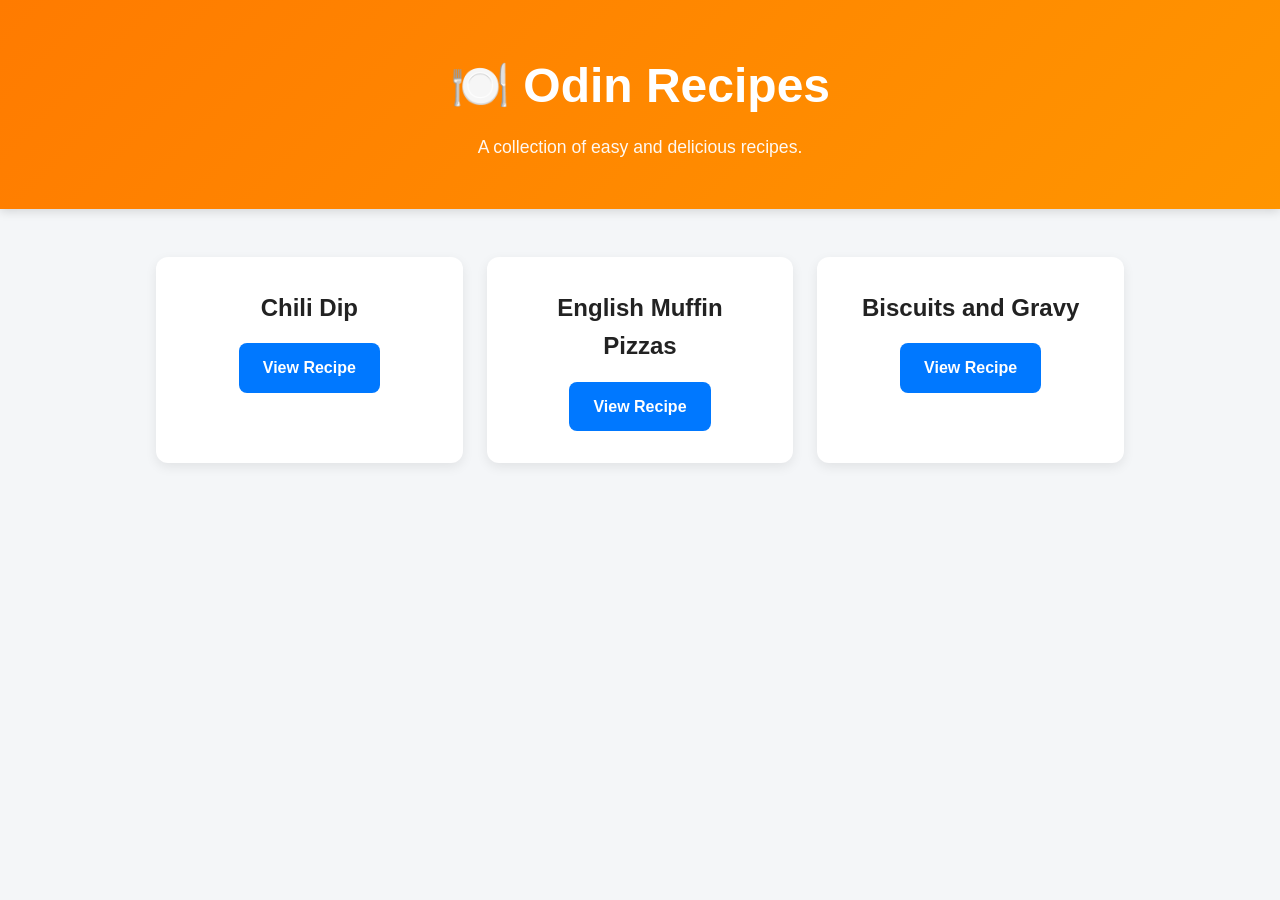
<file: index.html>
<!DOCTYPE html>
<html lang="en">
<head>
    <meta charset="UTF-8">
    <meta name="viewport" content="width=device-width, initial-scale=1.0">
    <title>Odin Recipes</title>
    <link rel="stylesheet" href="style.css">
</head>
<body>

    <header>
        <h1>🍽️ Odin Recipes</h1>
        <p class="tagline">
            A collection of easy and delicious recipes.
        </p>
    </header>

    <main>
        <section class="recipe-grid">

            <article class="recipe-card">
                <h2>Chili Dip</h2>
                <a href="recipes/chili-dip.html">View Recipe</a>
            </article>

            <article class="recipe-card">
                <h2>English Muffin Pizzas</h2>
                <a href="recipes/english-muffin-pizzas.html">View Recipe</a>
            </article>

            <article class="recipe-card">
                <h2>Biscuits and Gravy</h2>
                <a href="recipes/biscuits-and-gravy.html">View Recipe</a>
            </article>

        </section>
    </main>

</body>
</html>
</file>
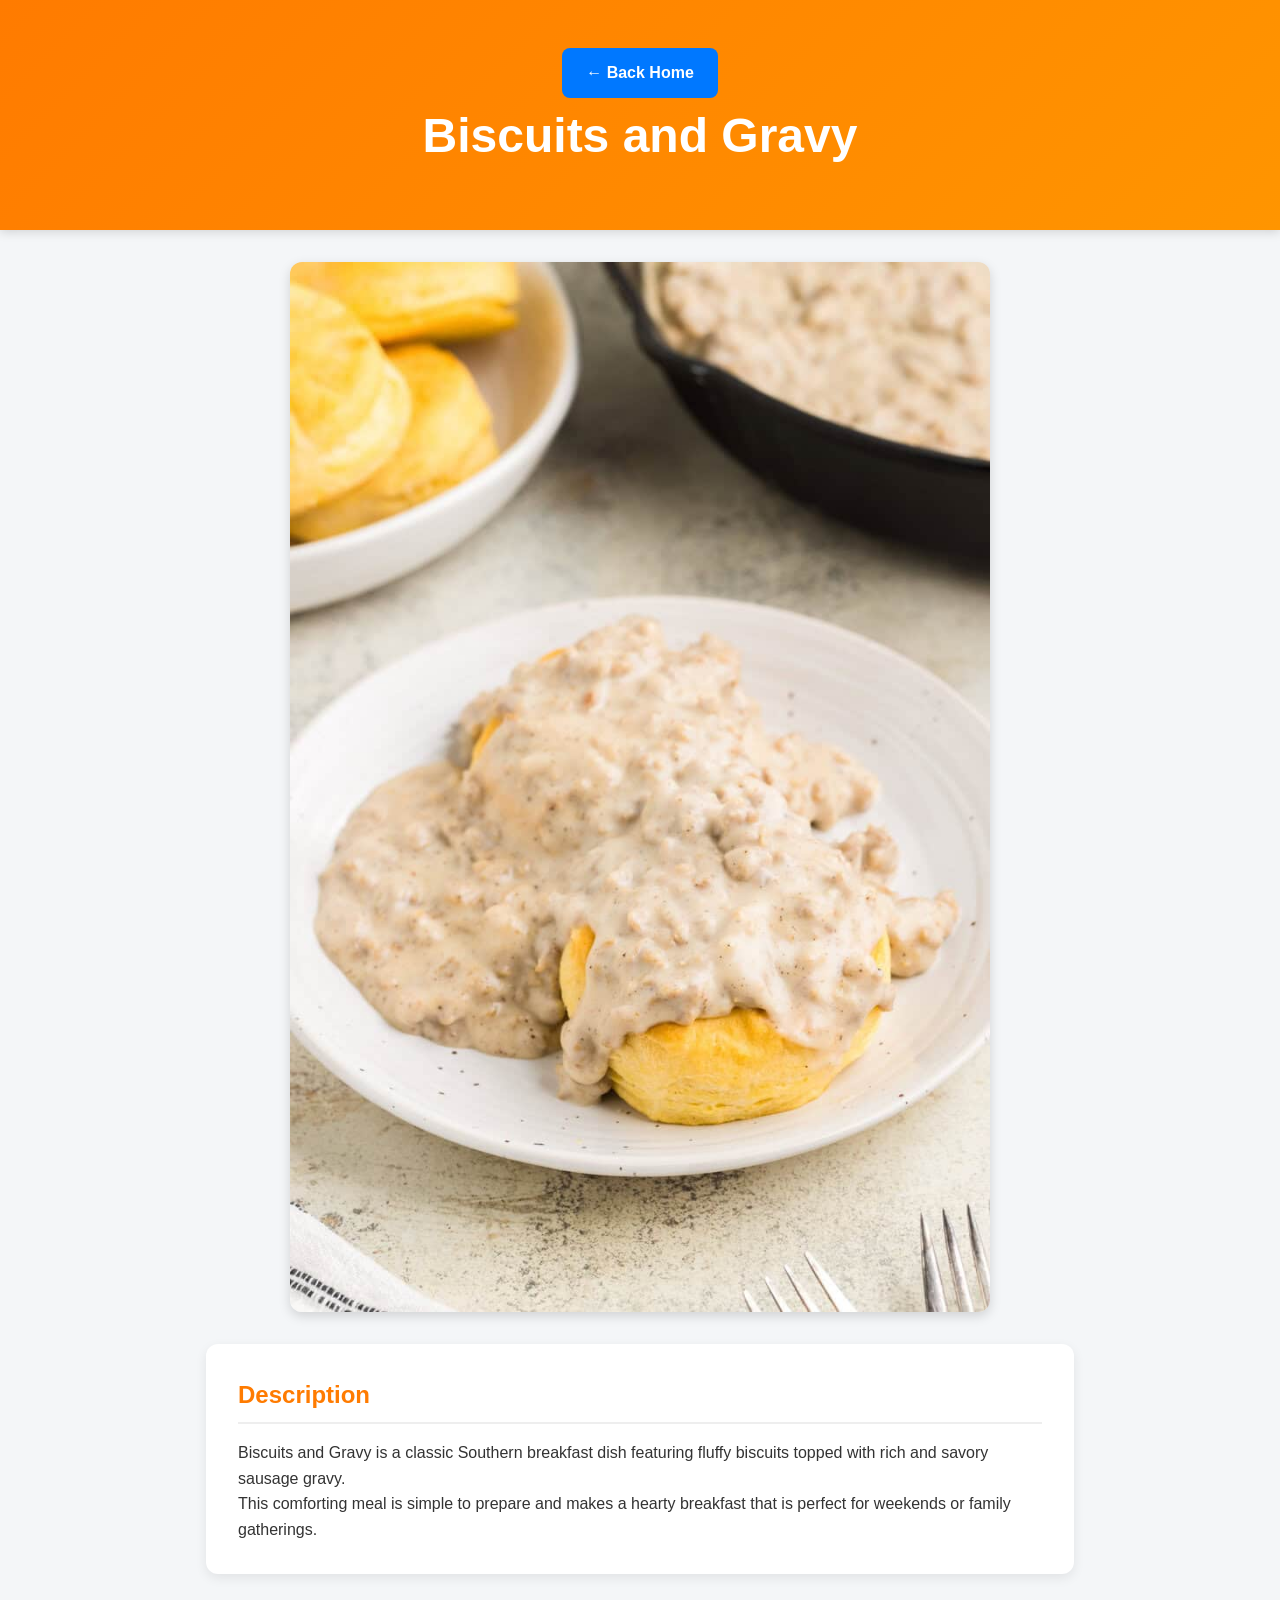
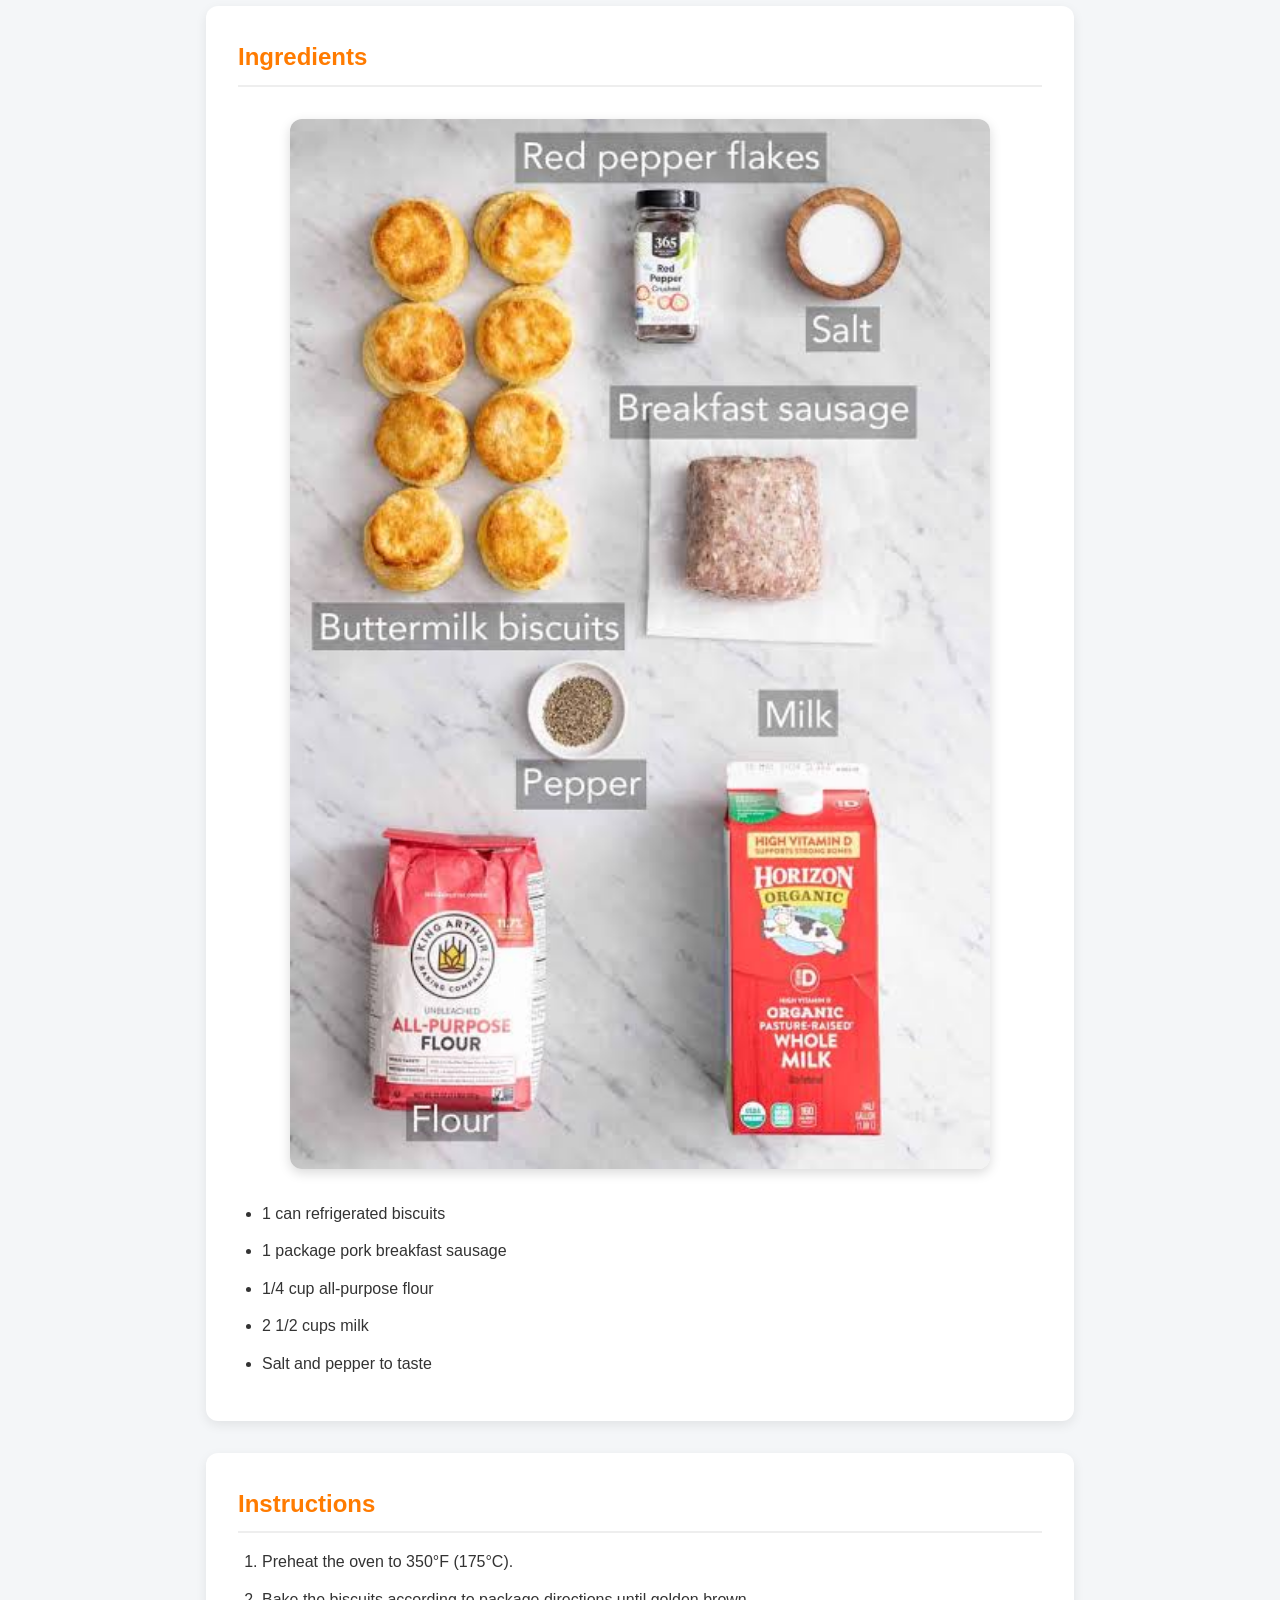
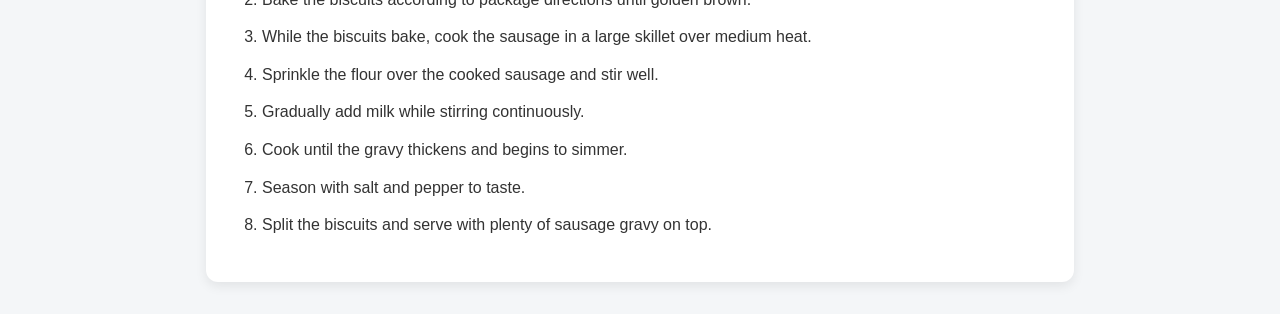
<file: recipes/biscuits-and-gravy.html>
<!DOCTYPE html>
<html lang="en">
<head>
    <meta charset="UTF-8">
    <meta name="viewport" content="width=device-width, initial-scale=1.0">
    <title>Biscuits and Gravy | Odin Recipes</title>
    <link rel="stylesheet" href="../style.css">
</head>
<body>

    <header>
        <a class="button" href="../index.html">← Back Home</a>
        <h1>Biscuits and Gravy</h1>
    </header>

    <main class="recipe-container">

        <img
            src="../images/b-and-g.jpg"
            alt="Plate of biscuits and sausage gravy"
            class="recipe-image">

        <section>
            <h2>Description</h2>

            <p>
                Biscuits and Gravy is a classic Southern breakfast dish
                featuring fluffy biscuits topped with rich and savory sausage
                gravy.
            </p>

            <p>
                This comforting meal is simple to prepare and makes a hearty
                breakfast that is perfect for weekends or family gatherings.
            </p>
        </section>

        <section>
            <h2>Ingredients</h2>

            <img
                src="../images/b-ingredients.jpg"
                alt="Ingredients for biscuits and gravy"
                class="recipe-image">

            <ul>
                <li>1 can refrigerated biscuits</li>
                <li>1 package pork breakfast sausage</li>
                <li>1/4 cup all-purpose flour</li>
                <li>2 1/2 cups milk</li>
                <li>Salt and pepper to taste</li>
            </ul>
        </section>

        <section>
            <h2>Instructions</h2>

            <ol>
                <li>Preheat the oven to 350°F (175°C).</li>
                <li>Bake the biscuits according to package directions until golden brown.</li>
                <li>While the biscuits bake, cook the sausage in a large skillet over medium heat.</li>
                <li>Sprinkle the flour over the cooked sausage and stir well.</li>
                <li>Gradually add milk while stirring continuously.</li>
                <li>Cook until the gravy thickens and begins to simmer.</li>
                <li>Season with salt and pepper to taste.</li>
                <li>Split the biscuits and serve with plenty of sausage gravy on top.</li>
            </ol>
        </section>

    </main>

</body>
</html>
</file>
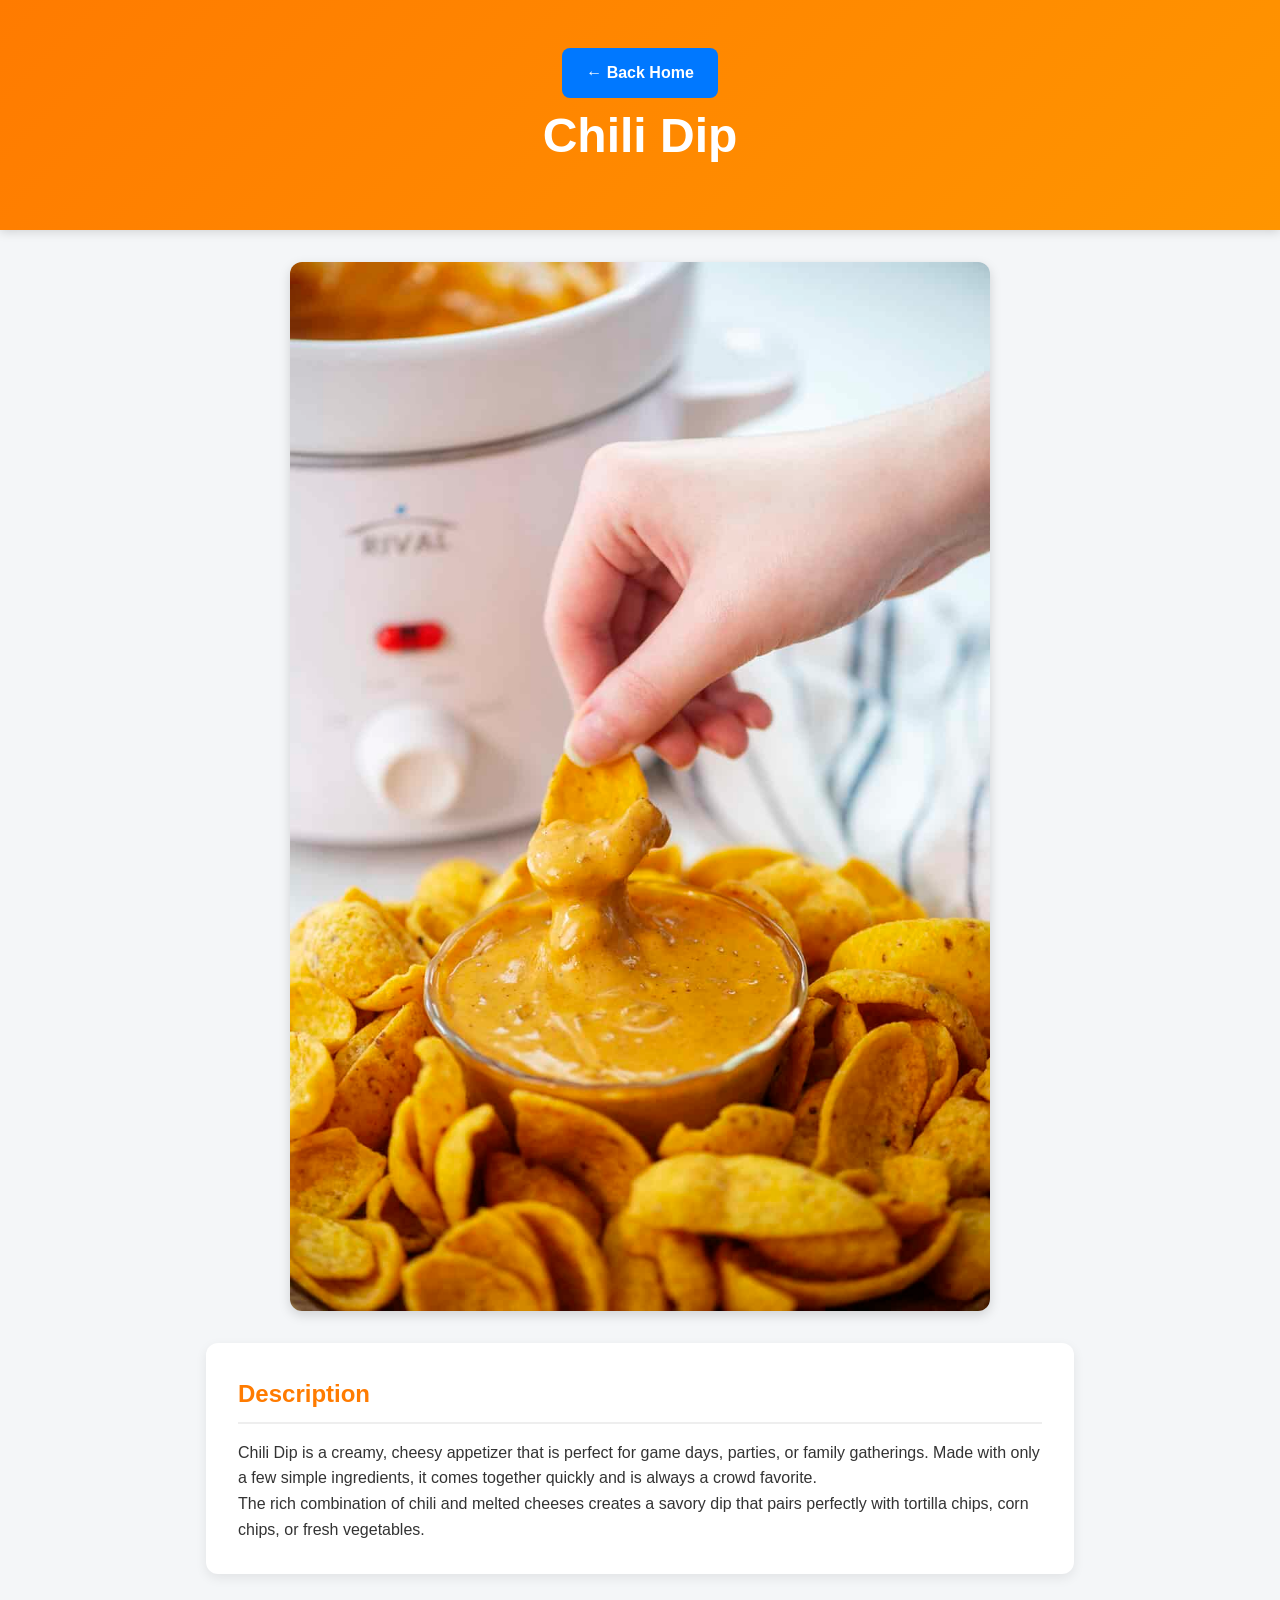
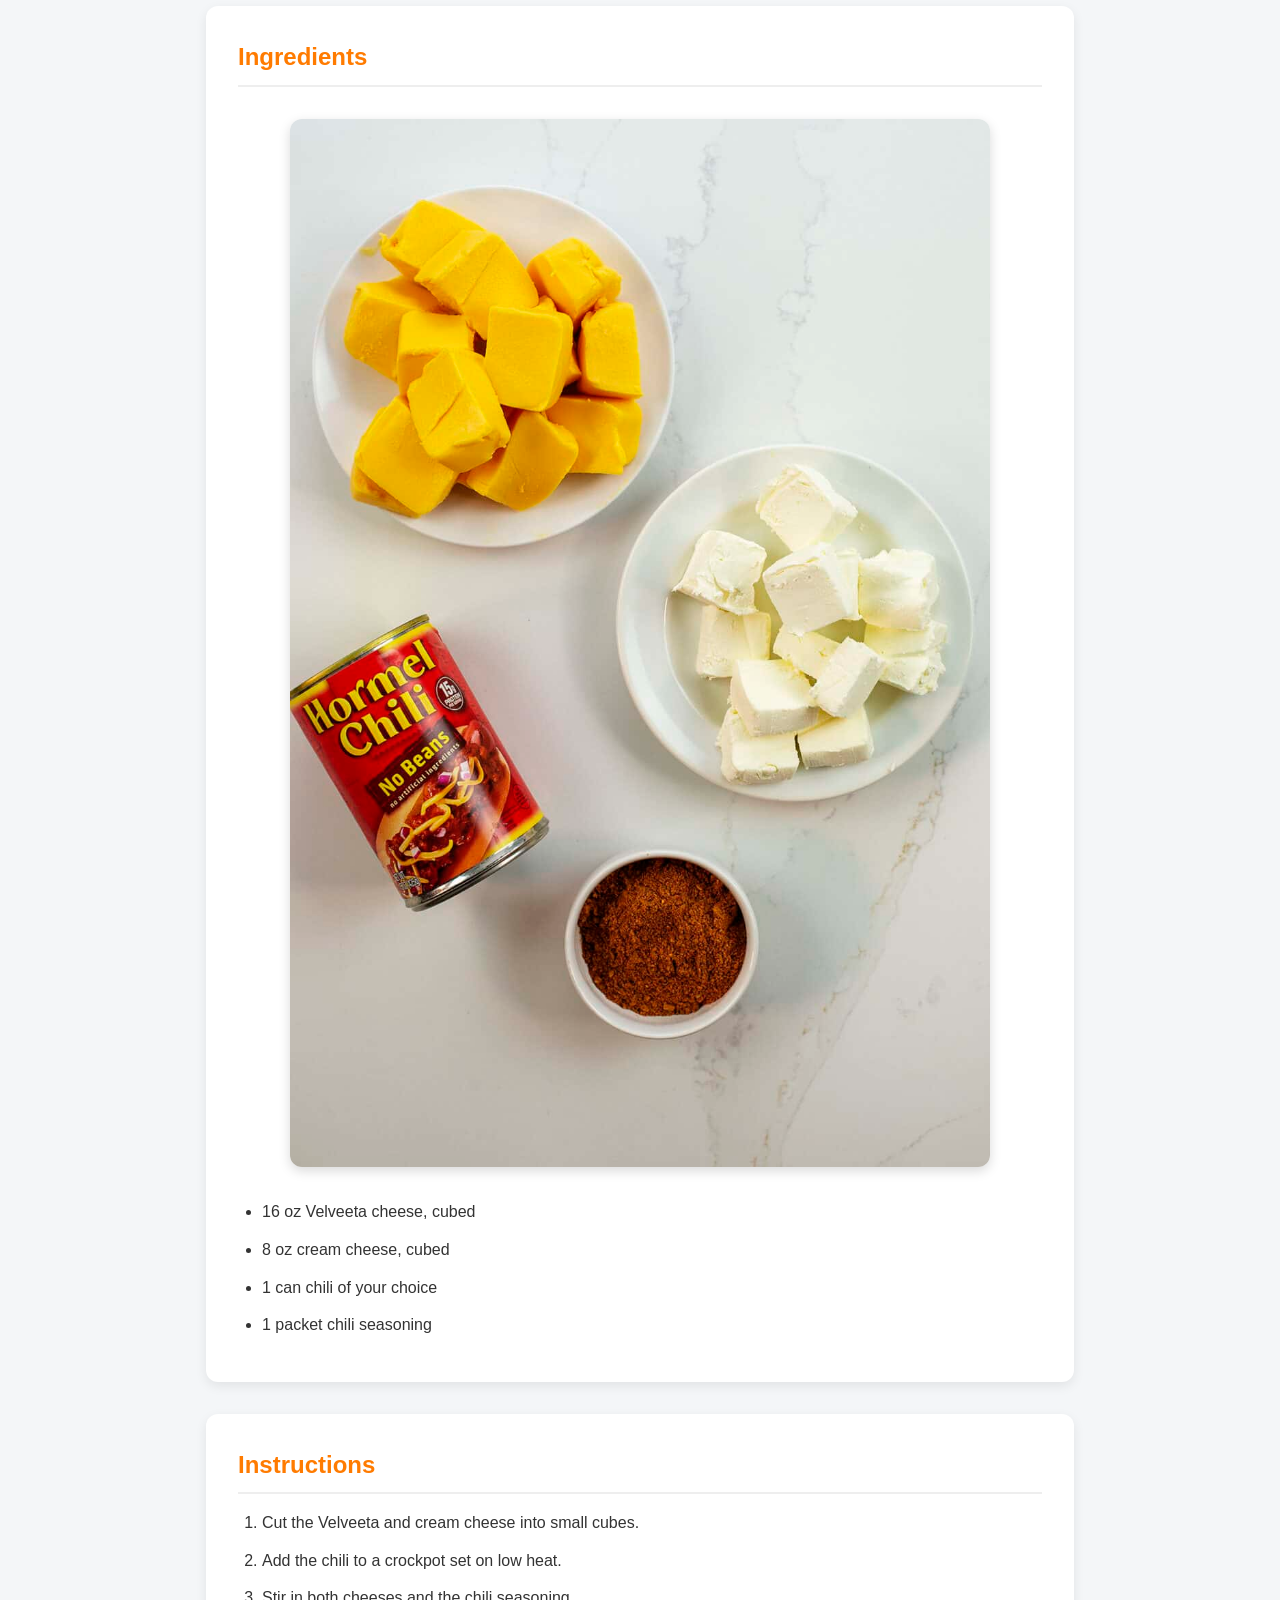
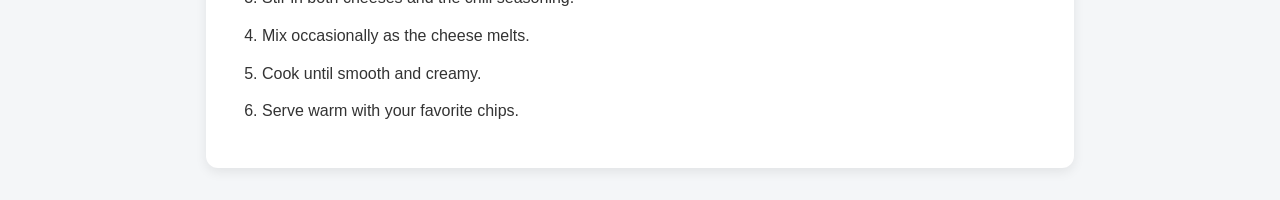
<file: recipes/chili-dip.html>
<!DOCTYPE html>
<html lang="en">
<head>
    <meta charset="UTF-8">
    <meta name="viewport" content="width=device-width, initial-scale=1.0">
    <title>Chili Dip | Odin Recipes</title>
    <link rel="stylesheet" href="../style.css">
</head>
<body>

    <header>
        <a class="button" href="../index.html">← Back Home</a>
        <h1>Chili Dip</h1>
    </header>

    <main class="recipe-container">

        <img
            src="../images/chili-dip.jpg"
            alt="Warm bowl of cheesy chili dip"
            class="recipe-image">

        <section>
            <h2>Description</h2>

            <p>
                Chili Dip is a creamy, cheesy appetizer that is perfect for
                game days, parties, or family gatherings. Made with only a few
                simple ingredients, it comes together quickly and is always a
                crowd favorite.
            </p>

            <p>
                The rich combination of chili and melted cheeses creates a
                savory dip that pairs perfectly with tortilla chips, corn chips,
                or fresh vegetables.
            </p>
        </section>

        <section>
            <h2>Ingredients</h2>

            <img
                src="../images/dip-ingredients.jpg"
                alt="Ingredients used to make chili dip"
                class="recipe-image">

            <ul>
                <li>16 oz Velveeta cheese, cubed</li>
                <li>8 oz cream cheese, cubed</li>
                <li>1 can chili of your choice</li>
                <li>1 packet chili seasoning</li>
            </ul>
        </section>

        <section>
            <h2>Instructions</h2>

            <ol>
                <li>Cut the Velveeta and cream cheese into small cubes.</li>
                <li>Add the chili to a crockpot set on low heat.</li>
                <li>Stir in both cheeses and the chili seasoning.</li>
                <li>Mix occasionally as the cheese melts.</li>
                <li>Cook until smooth and creamy.</li>
                <li>Serve warm with your favorite chips.</li>
            </ol>
        </section>

    </main>

</body>
</html>
</file>
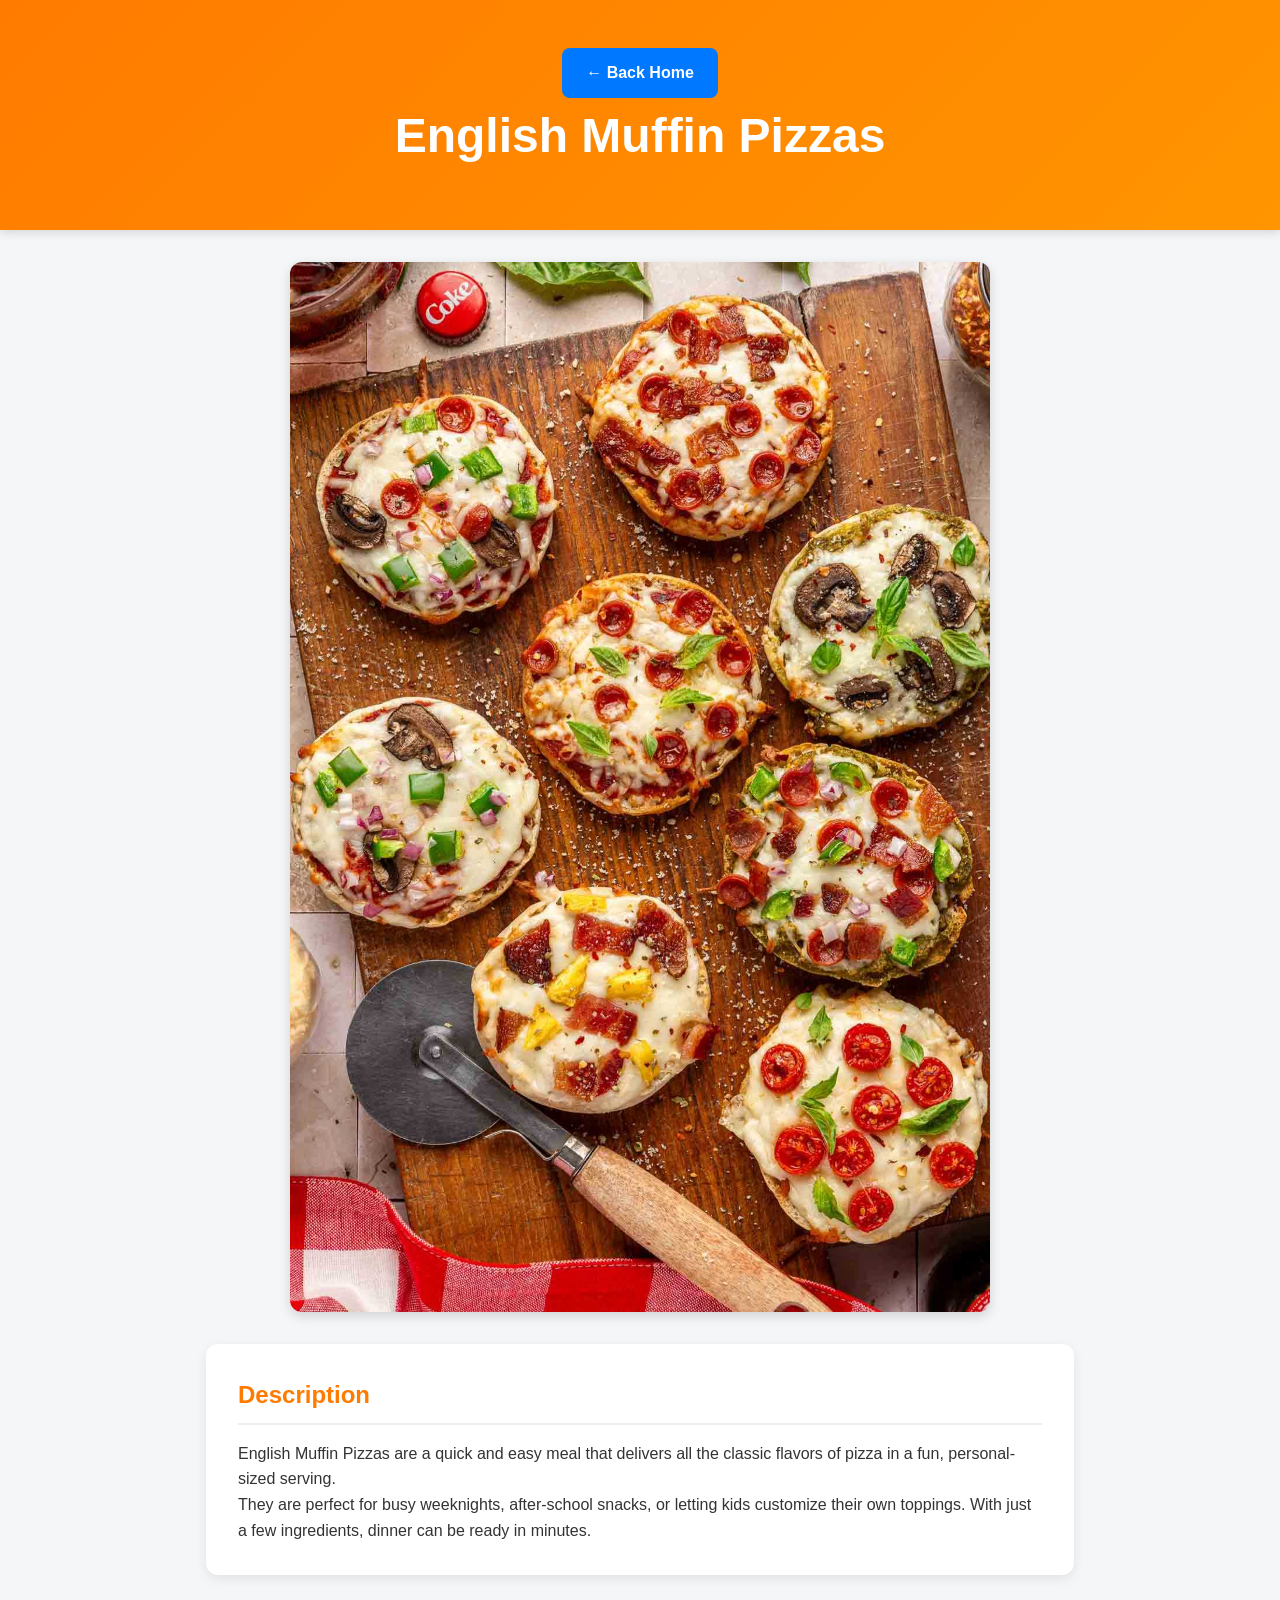
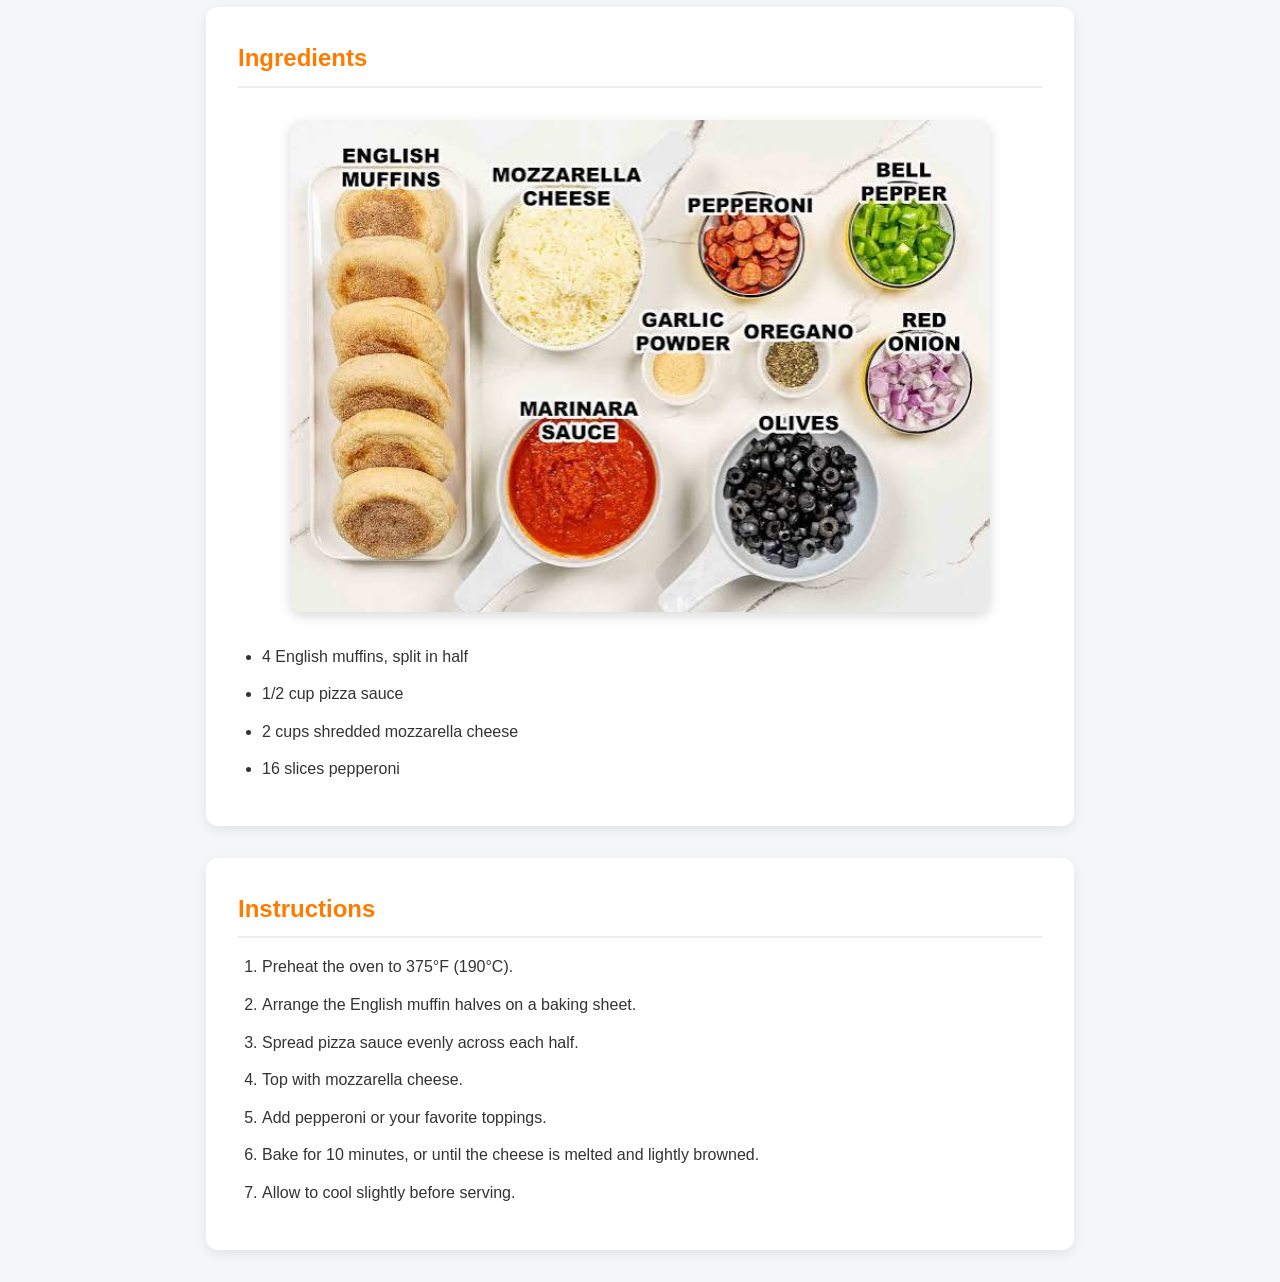
<file: recipes/english-muffin-pizzas.html>
<!DOCTYPE html>
<html lang="en">
<head>
    <meta charset="UTF-8">
    <meta name="viewport" content="width=device-width, initial-scale=1.0">
    <title>English Muffin Pizzas | Odin Recipes</title>
    <link rel="stylesheet" href="../style.css">
</head>
<body>

    <header>
        <a class="button" href="../index.html">← Back Home</a>
        <h1>English Muffin Pizzas</h1>
    </header>

    <main class="recipe-container">

        <img
            src="../images/english-muffin-pizzas.jpg"
            alt="Freshly baked English muffin pizzas"
            class="recipe-image">

        <section>
            <h2>Description</h2>

            <p>
                English Muffin Pizzas are a quick and easy meal that delivers
                all the classic flavors of pizza in a fun, personal-sized
                serving.
            </p>

            <p>
                They are perfect for busy weeknights, after-school snacks, or
                letting kids customize their own toppings. With just a few
                ingredients, dinner can be ready in minutes.
            </p>
        </section>

        <section>
            <h2>Ingredients</h2>

            <img
                src="../images/p-ingredients.jpg"
                alt="Ingredients for English muffin pizzas"
                class="recipe-image">

            <ul>
                <li>4 English muffins, split in half</li>
                <li>1/2 cup pizza sauce</li>
                <li>2 cups shredded mozzarella cheese</li>
                <li>16 slices pepperoni</li>
            </ul>
        </section>

        <section>
            <h2>Instructions</h2>

            <ol>
                <li>Preheat the oven to 375°F (190°C).</li>
                <li>Arrange the English muffin halves on a baking sheet.</li>
                <li>Spread pizza sauce evenly across each half.</li>
                <li>Top with mozzarella cheese.</li>
                <li>Add pepperoni or your favorite toppings.</li>
                <li>Bake for 10 minutes, or until the cheese is melted and lightly browned.</li>
                <li>Allow to cool slightly before serving.</li>
            </ol>
        </section>

    </main>

</body>
</html>
</file>
<file: style.css>
/* =========================
   Global Styles
========================= */

* {
    margin: 0;
    padding: 0;
    box-sizing: border-box;
}

body {
    font-family: "Segoe UI", Tahoma, Geneva, Verdana, sans-serif;
    background: #f4f6f8;
    color: #333;
    line-height: 1.6;
}

/* =========================
   Header
========================= */

header {
    text-align: center;
    padding: 3rem 1rem;
    background: linear-gradient(135deg, #ff7b00, #ff9500);
    color: white;
    box-shadow: 0 2px 10px rgba(0, 0, 0, 0.15);
}

header h1 {
    font-size: 3rem;
    margin-bottom: 0.5rem;
}

.tagline {
    font-size: 1.1rem;
    opacity: 0.95;
}

/* =========================
   Homepage Recipe Grid
========================= */

.recipe-grid {
    max-width: 1000px;
    margin: 3rem auto;
    padding: 0 1rem;

    display: grid;
    grid-template-columns: repeat(auto-fit, minmax(250px, 1fr));
    gap: 1.5rem;
}

.recipe-card {
    background: white;
    padding: 2rem;
    border-radius: 12px;
    text-align: center;

    box-shadow: 0 4px 12px rgba(0, 0, 0, 0.08);

    transition:
        transform 0.25s ease,
        box-shadow 0.25s ease;
}

.recipe-card:hover {
    transform: translateY(-6px);

    box-shadow: 0 8px 20px rgba(0, 0, 0, 0.15);
}

.recipe-card h2 {
    margin-bottom: 1rem;
    color: #222;
}

/* =========================
   Buttons & Links
========================= */

.button,
.recipe-card a {
    display: inline-block;
    text-decoration: none;

    background-color: #0078ff;
    color: white;

    padding: 0.75rem 1.5rem;
    border-radius: 8px;

    font-weight: 600;

    transition: background-color 0.2s ease;
}

.button:hover,
.recipe-card a:hover {
    background-color: #005ec7;
}

/* =========================
   Recipe Pages
========================= */

.recipe-container {
    max-width: 900px;
    margin: 2rem auto;
    padding: 0 1rem;
}

.recipe-container section {
    background: white;
    padding: 2rem;
    margin-bottom: 2rem;

    border-radius: 12px;

    box-shadow: 0 4px 12px rgba(0, 0, 0, 0.08);
}

.recipe-container h2 {
    color: #ff7b00;
    margin-bottom: 1rem;
    border-bottom: 2px solid #eee;
    padding-bottom: 0.5rem;
}

/* =========================
   Images
========================= */

.recipe-image {
    display: block;

    width: 100%;
    max-width: 700px;

    margin: 2rem auto;

    border-radius: 12px;

    box-shadow: 0 4px 12px rgba(0, 0, 0, 0.15);

    object-fit: cover;
}

/* =========================
   Lists
========================= */

ul,
ol {
    margin-left: 1.5rem;
}

li {
    margin-bottom: 0.75rem;
}

/* =========================
   Footer
========================= */

footer {
    text-align: center;
    padding: 2rem;
}

/* =========================
   Mobile Devices
========================= */

@media (max-width: 768px) {
    header h1 {
        font-size: 2rem;
    }

    .recipe-container section {
        padding: 1.5rem;
    }

    .button,
    .recipe-card a {
        width: 100%;
        text-align: center;
    }
}
</file>
